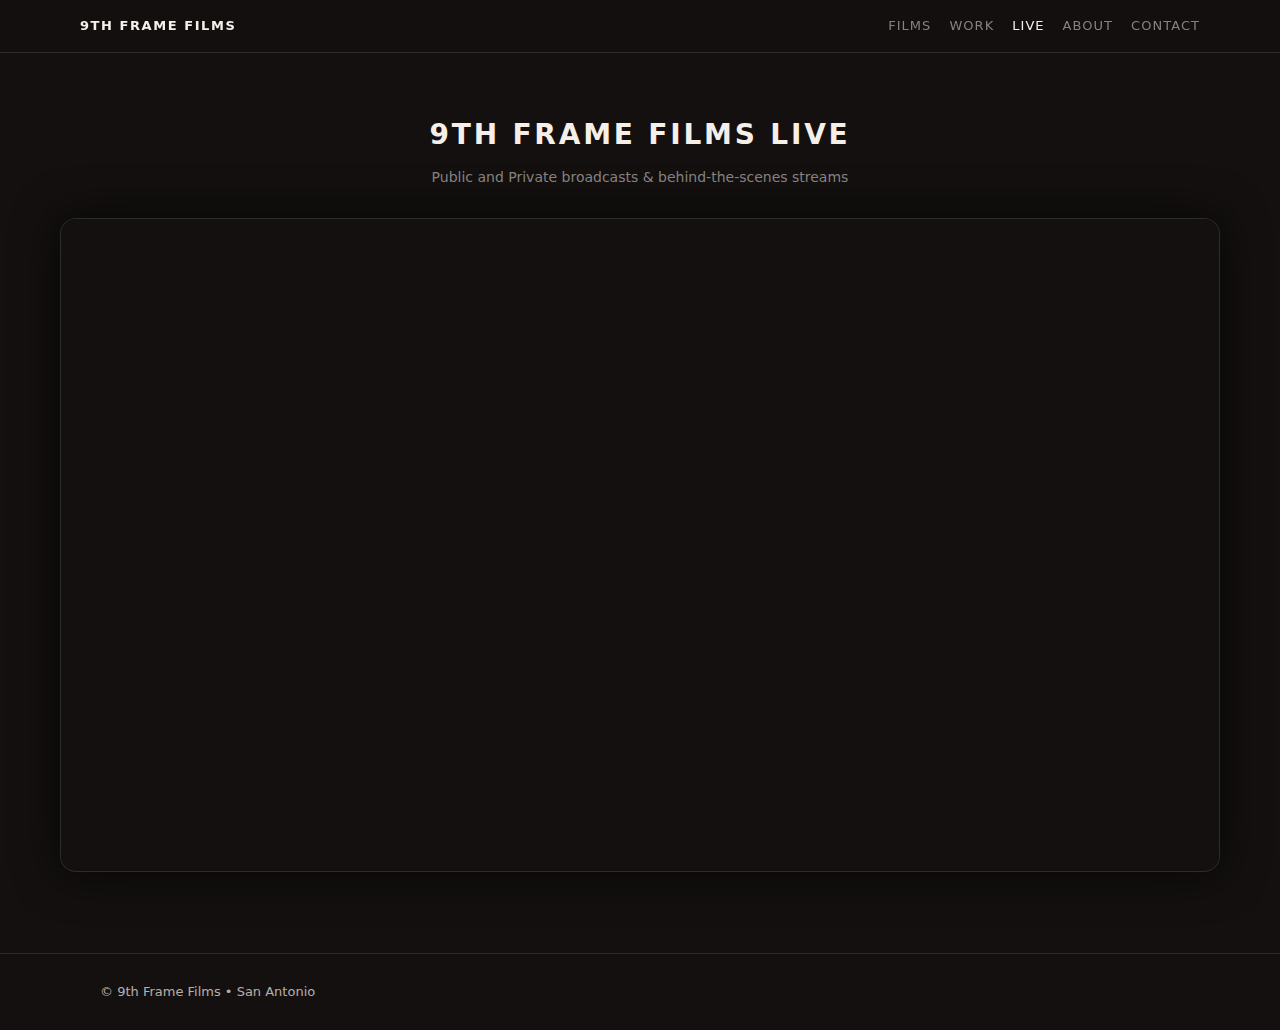
<file: live.html>
<!doctype html>
<html lang="en">
<head>
  <meta charset="utf-8" />
  <meta name="viewport" content="width=device-width, initial-scale=1" />
  <title>Live • 9th Frame Films</title>
  <link rel="stylesheet" href="assets/css/style.css" />
  <link rel="icon" href="/favicon.ico" sizes="any">
<link rel="icon" type="image/png" sizes="32x32" href="/favicon-32x32.png">
<link rel="icon" type="image/png" sizes="16x16" href="/favicon-16x16.png">
<link rel="apple-touch-icon" href="/apple-touch-icon.png">
<link rel="manifest" href="/site.webmanifest">
<meta name="theme-color" content="#000000">
</head>

<body>

<header class="site-header">
  <div class="container header-inner">

    <a class="wordmark" href="index.html">9th Frame Films</a>

    <nav class="nav navlinks">
      <a href="work.html">Films</a>
      <a href="services.html">Work</a>
      <a class="active" href="live.html">Live</a>
      <a href="about.html">About</a>
      <a href="contact.html">Contact</a>
    </nav>

  </div>
</header>



<!-- ===== LIVE SECTION ===== -->
<main class="live-section">

  <div class="live-wrapper">

    <div class="live-title">
      <h1>9th Frame Films Live</h1>
      <p>Public and Private broadcasts &amp; behind-the-scenes streams</p>
    </div>

    <div class="live-player">
      <iframe
        src="https://live.9thframefilms.com"
        allow="autoplay; fullscreen; picture-in-picture"
        allowfullscreen>
      </iframe>
    </div>

  </div>

</main>
	
<footer class="site-footer">
  <div class="container footer-inner">
    <p class="muted">
      © <span id="year"></span> 9th Frame Films • San Antonio
    </p>
  </div>
</footer>

</body>
</html>
</file>
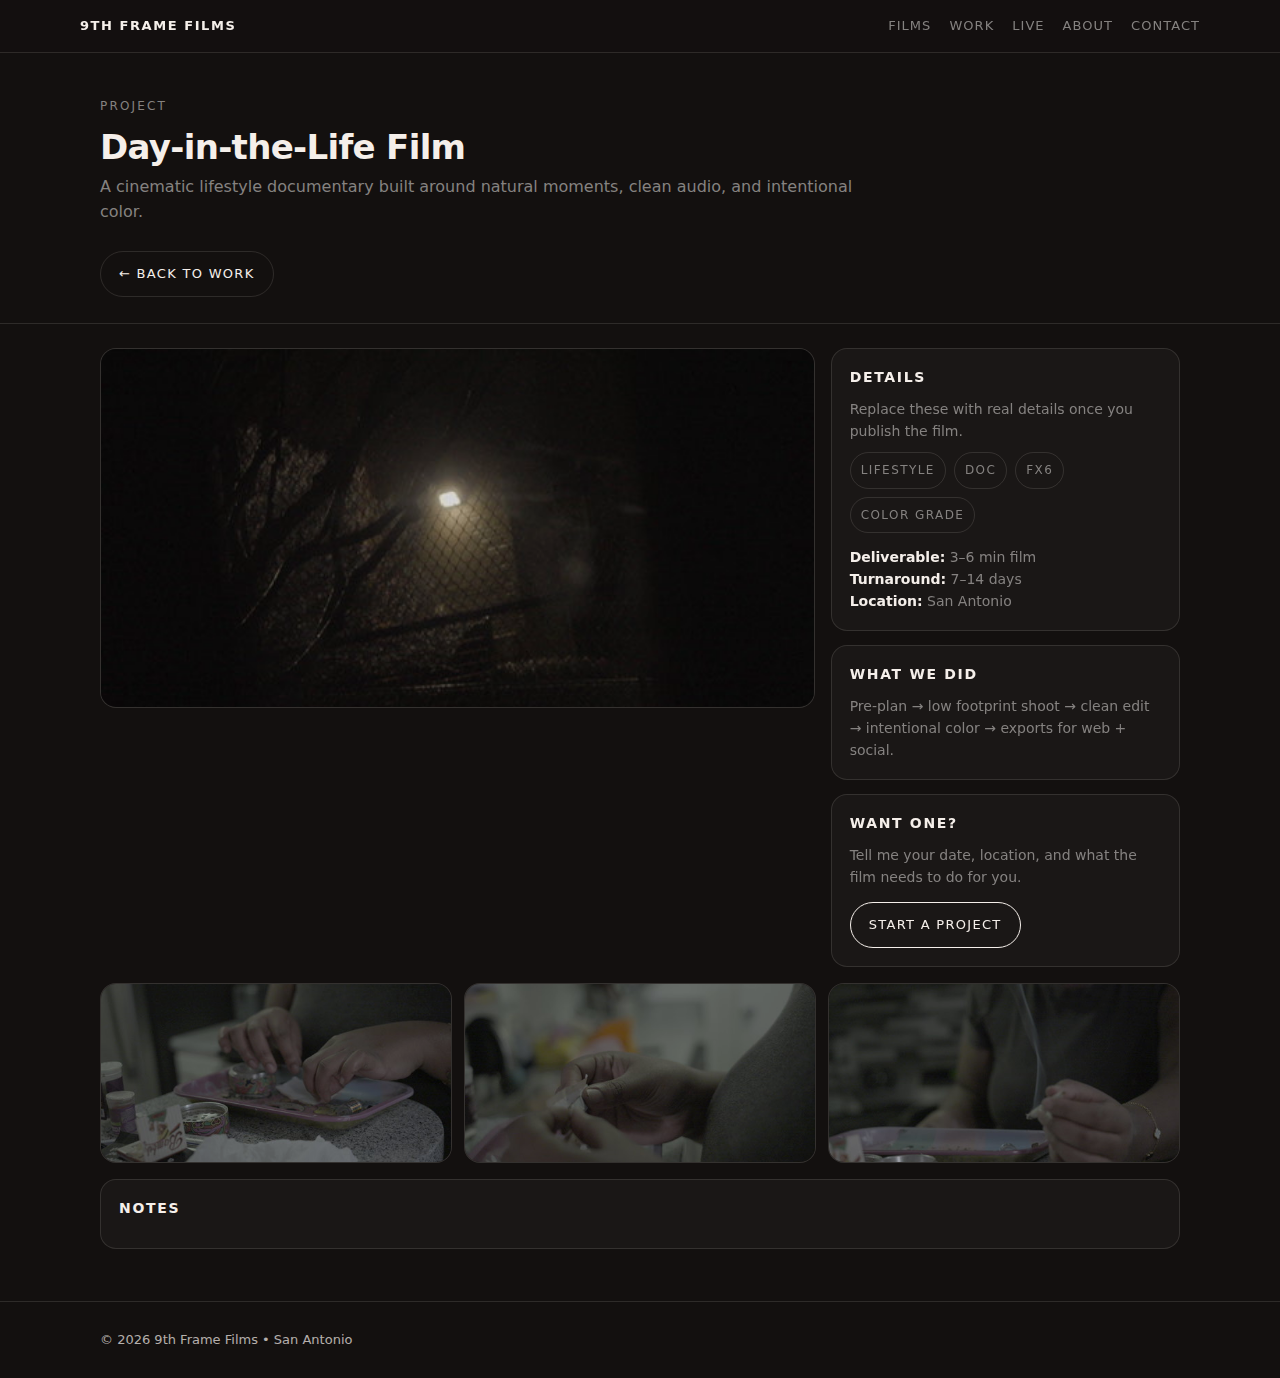
<file: project-day-in-the-life.html>
<!doctype html>
<html lang="en">
<head>
  <meta charset="utf-8" />
  <meta name="viewport" content="width=device-width, initial-scale=1" />
  <title>Day-in-the-Life Film • 9th Frame Films</title>
  <link rel="stylesheet" href="assets/css/style.css" />
  <link rel="icon" href="/favicon.ico" sizes="any">
<link rel="icon" type="image/png" sizes="32x32" href="/favicon-32x32.png">
<link rel="icon" type="image/png" sizes="16x16" href="/favicon-16x16.png">
<link rel="apple-touch-icon" href="/apple-touch-icon.png">
<link rel="manifest" href="/site.webmanifest">
<meta name="theme-color" content="#000000">
</head>
<body>

<header class="site-header">
  <div class="container header-inner">

    <a class="wordmark" href="index.html">9th Frame Films</a>

    <nav class="nav navlinks">
      <a href="work.html">Films</a>
      <a href="services.html">Work</a>
      <a href="live.html">Live</a>
      <a href="about.html">About</a>
      <a href="contact.html">Contact</a>
    </nav>

  </div>
</header>


<main>
  <section class="project-hero">
    <div class="container">
      <div class="kicker">Project</div>
      <h1 class="h1" style="font-size:34px; margin-bottom:10px;">Day-in-the-Life Film</h1>
      <p class="sub" style="max-width:75ch;">
        A cinematic lifestyle documentary built around natural moments, clean audio, and intentional color.
      </p>
      <div style="margin-top:14px;">
        <a class="btn" href="work.html">← Back to work</a>
      </div>
    </div>
  </section>

  <section class="section" style="padding-top:24px;">
    <div class="container">

      <div class="project-wrap">

        <!-- Main still -->
        <div class="project-still">
          <div class="img" style="background-image:url('assets/img/stills/Day_In_The_Life.JPG');"></div>
        </div>

        <!-- Sticky side panel -->
        <aside class="project-side">
          <div class="card">
            <h3 style="margin:0 0 10px;">Details</h3>
            <p style="margin:0; color:var(--muted);">
              Replace these with real details once you publish the film.
            </p>

            <div class="badges">
              <span class="badge">Lifestyle</span>
              <span class="badge">Doc</span>
              <span class="badge">FX6</span>
              <span class="badge">Color grade</span>
            </div>

            <div style="margin-top:14px; color:var(--muted); font-size:14px;">
              <div><strong style="color:var(--text); font-weight:600;">Deliverable:</strong> 3–6 min film</div>
              <div><strong style="color:var(--text); font-weight:600;">Turnaround:</strong> 7–14 days</div>
              <div><strong style="color:var(--text); font-weight:600;">Location:</strong> San Antonio</div>
            </div>
          </div>

          <div class="card">
            <h3 style="margin:0 0 10px;">What we did</h3>
            <p style="margin:0; color:var(--muted);">
              Pre-plan → low footprint shoot → clean edit → intentional color → exports for web + social.
            </p>
          </div>

          <div class="card">
            <h3 style="margin:0 0 10px;">Want one?</h3>
            <p style="margin:0 0 14px; color:var(--muted);">
              Tell me your date, location, and what the film needs to do for you.
            </p>
            <a class="btn primary" href="contact.html">Start a project</a>
          </div>
        </aside>

      </div>

      <!-- Supporting stills -->
      <div class="stills">
        <div class="still">
          <div class="img" style="background-image:url('assets/img/stills/757_0045T01.JPG');"></div>
        </div>
        <div class="still">
          <div class="img" style="background-image:url('assets/img/stills/757_0050T01.JPG');"></div>
        </div>
        <div class="still">
          <div class="img" style="background-image:url('assets/img/stills/757_0055T01.JPG');"></div>
        </div>
      </div>

      <!-- Optional text block -->
      <div style="margin-top:16px;">
        <div class="card">
          <h3 style="margin:0 0 10px;">Notes</h3>
          <p style="margin:0; color:var(--muted);">
          </p>
        </div>
      </div>

    </div>
  </section>
</main>

<footer class="site-footer">
  <div class="container footer-inner">
    <p class="muted">
      © <span id="year"></span> 9th Frame Films • San Antonio
    </p>
  </div>
</footer>


<script>
  document.getElementById("year").textContent = new Date().getFullYear();
</script>
</body>
</html>
</file>
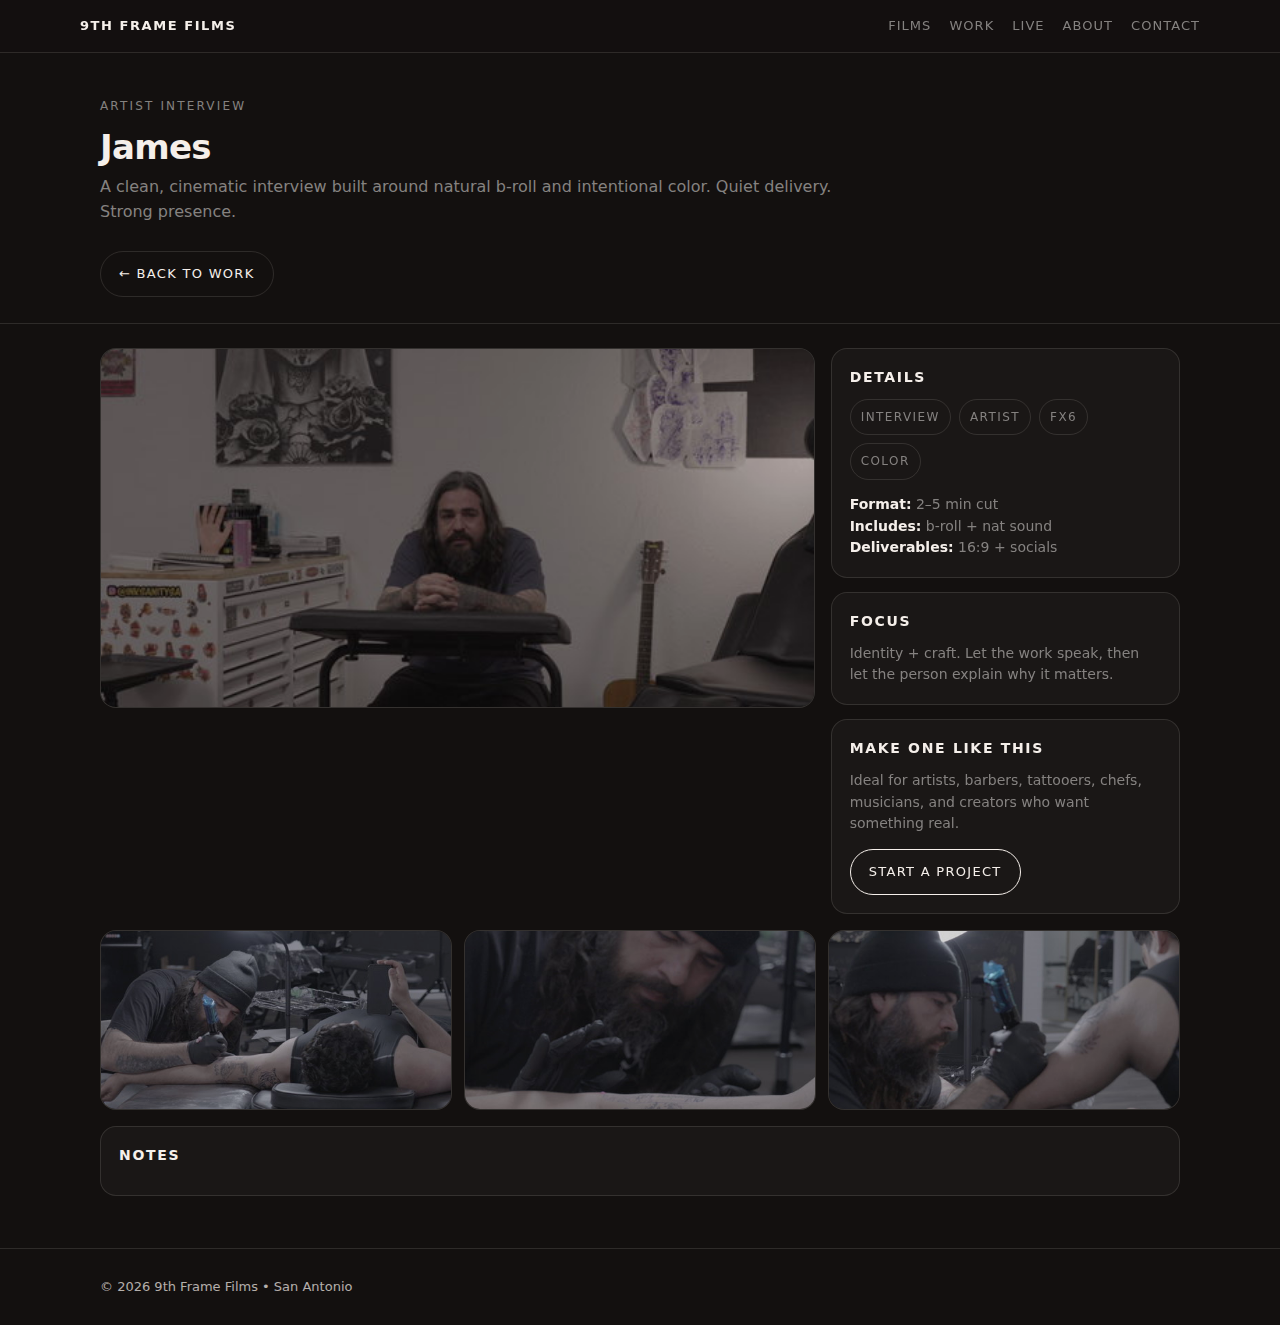
<file: project-interview-james.html>
<!doctype html>
<html lang="en">
<head>
  <meta charset="utf-8" />
  <meta name="viewport" content="width=device-width, initial-scale=1" />
  <title>Artist Interview: James • 9th Frame Films</title>
  <link rel="stylesheet" href="assets/css/style.css" />
  <link rel="icon" href="/favicon.ico" sizes="any">
<link rel="icon" type="image/png" sizes="32x32" href="/favicon-32x32.png">
<link rel="icon" type="image/png" sizes="16x16" href="/favicon-16x16.png">
<link rel="apple-touch-icon" href="/apple-touch-icon.png">
<link rel="manifest" href="/site.webmanifest">
<meta name="theme-color" content="#000000">
</head>
<body>

<header class="site-header">
  <div class="container header-inner">

    <a class="wordmark" href="index.html">9th Frame Films</a>

    <nav class="nav navlinks">
      <a href="work.html">Films</a>
      <a href="services.html">Work</a>
      <a href="live.html">Live</a>
      <a href="about.html">About</a>
      <a href="contact.html">Contact</a>
    </nav>

  </div>
</header>


<main>
  <section class="project-hero">
    <div class="container">
      <div class="kicker">Artist interview</div>
      <h1 class="h1" style="font-size:34px; margin-bottom:10px;">James</h1>
      <p class="sub" style="max-width:75ch;">
        A clean, cinematic interview built around natural b-roll and intentional color. Quiet delivery. Strong presence.
      </p>
      <div style="margin-top:14px;">
        <a class="btn" href="work.html">← Back to work</a>
      </div>
    </div>
  </section>

  <section class="section" style="padding-top:24px;">
    <div class="container">

      <div class="project-wrap">

        <!-- Main still -->
        <div class="project-still">
          <div class="img" style="background-image:url('assets/img/stills/James_INT_STILL.JPG');"></div>
        </div>

        <!-- Sticky side panel -->
        <aside class="project-side">
          <div class="card">
            <h3 style="margin:0 0 10px;">Details</h3>
            <div class="badges">
              <span class="badge">Interview</span>
              <span class="badge">Artist</span>
              <span class="badge">FX6</span>
              <span class="badge">Color</span>
            </div>

            <div style="margin-top:14px; color:var(--muted); font-size:14px;">
              <div><strong style="color:var(--text); font-weight:600;">Format:</strong> 2–5 min cut</div>
              <div><strong style="color:var(--text); font-weight:600;">Includes:</strong> b-roll + nat sound</div>
              <div><strong style="color:var(--text); font-weight:600;">Deliverables:</strong> 16:9 + socials</div>
            </div>
          </div>

          <div class="card">
            <h3 style="margin:0 0 10px;">Focus</h3>
            <p style="margin:0; color:var(--muted);">
              Identity + craft. Let the work speak, then let the person explain why it matters.
            </p>
          </div>

          <div class="card">
            <h3 style="margin:0 0 10px;">Make one like this</h3>
            <p style="margin:0 0 14px; color:var(--muted);">
              Ideal for artists, barbers, tattooers, chefs, musicians, and creators who want something real.
            </p>
            <a class="btn primary" href="contact.html">Start a project</a>
          </div>
        </aside>

      </div>

      <!-- Supporting stills -->
      <div class="stills">
        <div class="still">
          <div class="img" style="background-image:url('assets/img/stills/757_0096T01.JPG');"></div>
        </div>
        <div class="still">
          <div class="img" style="background-image:url('assets/img/stills/757_0091T01.JPG');"></div>
        </div>
        <div class="still">
          <div class="img" style="background-image:url('assets/img/stills/757_0080T01.JPG');"></div>
        </div>
      </div>

      <div style="margin-top:16px;">
        <div class="card">
          <h3 style="margin:0 0 10px;">Notes</h3>
          <p style="margin:0; color:var(--muted);">
          </p>
        </div>
      </div>

    </div>
  </section>
</main>

<footer class="site-footer">
  <div class="container footer-inner">
    <p class="muted">
      © <span id="year"></span> 9th Frame Films • San Antonio
    </p>
  </div>
</footer>


<script>
  document.getElementById("year").textContent = new Date().getFullYear();
</script>
</body>
</html>
</file>
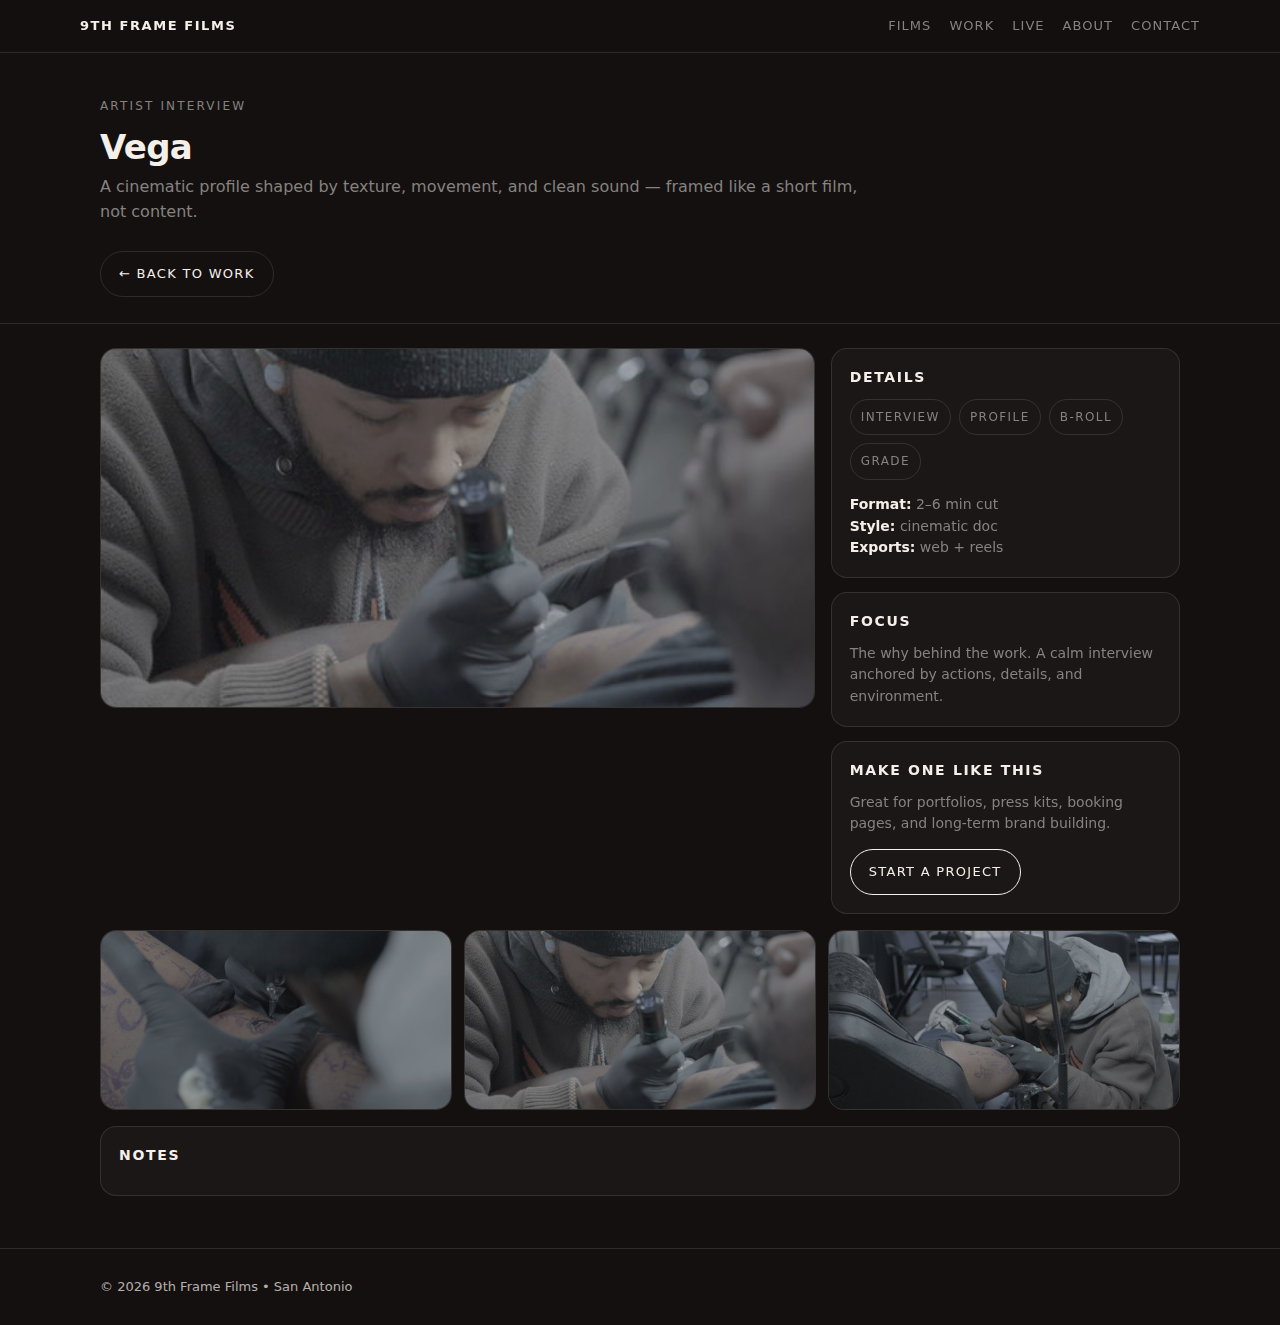
<file: project-interview-vega.html>
<!doctype html>
<html lang="en">
<head>
  <meta charset="utf-8" />
  <meta name="viewport" content="width=device-width, initial-scale=1" />
  <title>Artist Interview: Vega • 9th Frame Films</title>
  <link rel="stylesheet" href="assets/css/style.css" />
  <link rel="icon" href="/favicon.ico" sizes="any">
<link rel="icon" type="image/png" sizes="32x32" href="/favicon-32x32.png">
<link rel="icon" type="image/png" sizes="16x16" href="/favicon-16x16.png">
<link rel="apple-touch-icon" href="/apple-touch-icon.png">
<link rel="manifest" href="/site.webmanifest">
<meta name="theme-color" content="#000000">
</head>
<body>

<header class="site-header">
  <div class="container header-inner">

    <a class="wordmark" href="index.html">9th Frame Films</a>

    <nav class="nav navlinks">
      <a href="work.html">Films</a>
      <a href="services.html">Work</a>
      <a href="live.html">Live</a>
      <a href="about.html">About</a>
      <a href="contact.html">Contact</a>
    </nav>

  </div>
</header>


<main>
  <section class="project-hero">
    <div class="container">
      <div class="kicker">Artist interview</div>
      <h1 class="h1" style="font-size:34px; margin-bottom:10px;">Vega</h1>
      <p class="sub" style="max-width:75ch;">
        A cinematic profile shaped by texture, movement, and clean sound — framed like a short film, not content.
      </p>
      <div style="margin-top:14px;">
        <a class="btn" href="work.html">← Back to work</a>
      </div>
    </div>
  </section>

  <section class="section" style="padding-top:24px;">
    <div class="container">

      <div class="project-wrap">

        <!-- Main still -->
        <div class="project-still">
          <div class="img" style="background-image:url('assets/img/stills/VEGA_INT_STILL.JPG');"></div>
        </div>

        <!-- Sticky side panel -->
        <aside class="project-side">
          <div class="card">
            <h3 style="margin:0 0 10px;">Details</h3>
            <div class="badges">
              <span class="badge">Interview</span>
              <span class="badge">Profile</span>
              <span class="badge">B-roll</span>
              <span class="badge">Grade</span>
            </div>

            <div style="margin-top:14px; color:var(--muted); font-size:14px;">
              <div><strong style="color:var(--text); font-weight:600;">Format:</strong> 2–6 min cut</div>
              <div><strong style="color:var(--text); font-weight:600;">Style:</strong> cinematic doc</div>
              <div><strong style="color:var(--text); font-weight:600;">Exports:</strong> web + reels</div>
            </div>
          </div>

          <div class="card">
            <h3 style="margin:0 0 10px;">Focus</h3>
            <p style="margin:0; color:var(--muted);">
              The why behind the work. A calm interview anchored by actions, details, and environment.
            </p>
          </div>

          <div class="card">
            <h3 style="margin:0 0 10px;">Make one like this</h3>
            <p style="margin:0 0 14px; color:var(--muted);">
              Great for portfolios, press kits, booking pages, and long-term brand building.
            </p>
            <a class="btn primary" href="contact.html">Start a project</a>
          </div>
        </aside>

      </div>

      <!-- Supporting stills -->
      <div class="stills">
        <div class="still">
          <div class="img" style="background-image:url('assets/img/stills/757_0140T01.JPG');"></div>
        </div>
        <div class="still">
          <div class="img" style="background-image:url('assets/img/stills/VEGA_INT_STILL.JPG');"></div>
        </div>
        <div class="still">
          <div class="img" style="background-image:url('assets/img/stills/757_0137T01.JPG');"></div>
        </div>
      </div>

      <div style="margin-top:16px;">
        <div class="card">
          <h3 style="margin:0 0 10px;">Notes</h3>
          <p style="margin:0; color:var(--muted);">
          </p>
        </div>
      </div>

    </div>
  </section>
</main>

<footer class="site-footer">
  <div class="container footer-inner">
    <p class="muted">
      © <span id="year"></span> 9th Frame Films • San Antonio
    </p>
  </div>
</footer>


<script>
  document.getElementById("year").textContent = new Date().getFullYear();
</script>
</body>
</html>
</file>
<file: assets/css/style.css>
:root{
  --ink:#13100F;
  --bone:#F5EFEA;
  --muted:#858280;

  --bg:var(--ink);
  --text:var(--bone);

  --panel:#1A1716;
  --line:rgba(245,239,234,0.12);

  --record-red:#E73131;
  --teal:#2FAFA3;

  --max:1120px;
}

*{box-sizing:border-box}
html,body{margin:0;padding:0}

body{
  background:var(--bg);
  color:var(--text);
  font-family:system-ui,-apple-system,Segoe UI,Roboto,Helvetica,Arial,sans-serif;
  line-height:1.55;
}

a{color:inherit;text-decoration:none}
a:hover{opacity:.92}

/* Layout */
.container{
  width:100%;
  max-width:var(--max);
  margin:0 auto;
  padding:0 20px;
}

/* =========================
   Header / Nav
========================= */

.site-header{
  position:sticky;
  top:0;
  z-index:50;
  background:rgba(19,16,15,.78);
  backdrop-filter:blur(10px);
  border-bottom:1px solid var(--line);
}

.header-inner{
  display:flex;
  align-items:center;
  justify-content:space-between;
  padding:16px 0;
  gap:18px;
}

.wordmark{
  font-weight:700;
  letter-spacing:.12em;
  text-transform:uppercase;
  font-size:13px;
}

.site-header .nav{
  display:flex;
  gap:18px;
  align-items:center;
  font-size:13px;
  letter-spacing:.08em;
  text-transform:uppercase;
  color:var(--muted);
}
.site-header .nav a.active{color:var(--text)}
.site-header .nav a:hover{color:var(--text)}

@media (max-width:900px){
  .site-header .nav{display:none}
}

/* =========================
   Buttons (GLOBAL)
   - Outline cinema button used site-wide
   - Contact form has its own button styling below
========================= */

.btn{
  display:inline-flex;
  align-items:center;
  justify-content:center;
  gap:10px;
  padding:12px 18px;

  border-radius:999px;
  border:1px solid var(--line);

  background:transparent;
  color:var(--bone);

  font-size:13px;
  letter-spacing:.10em;
  text-transform:uppercase;

  cursor:pointer;
  transition:background .2s ease, border-color .2s ease, transform .15s ease, opacity .2s ease;
}

.btn.primary{
  background:transparent;
  border:1px solid var(--bone);
  color:var(--bone);
}

.btn:hover{
  background:rgba(245,239,234,0.08);
  color:var(--bone);
}

.btn:active{ transform:translateY(1px); }
.btn:disabled{ opacity:.55; cursor:not-allowed; }

/* =========================
   Hero (generic)
========================= */

.hero{
  padding:84px 0 40px;
  border-bottom:1px solid var(--line);
}

.kicker{
  color:var(--muted);
  text-transform:uppercase;
  letter-spacing:.18em;
  font-size:12px;
  margin-bottom:14px;
}

.h1{
  font-size:44px;
  line-height:1.05;
  margin:0 0 18px;
  letter-spacing:-.02em;
}

.sub{
  color:var(--muted);
  max-width:60ch;
  margin:0 0 26px;
  font-size:16px;
}

.cta{display:flex; gap:12px; flex-wrap:wrap}

/* Sections */
.section{padding:52px 0}

.section-title{
  display:flex;
  align-items:baseline;
  justify-content:space-between;
  gap:18px;
  margin-bottom:18px;
}

.section-title h2{
  margin:0;
  font-size:18px;
  letter-spacing:.12em;
  text-transform:uppercase;
}

.section-title p{
  margin:0;
  color:var(--muted);
  font-size:13px;
}

/* Grid / Cards (generic utility) */
.grid{
  display:grid;
  grid-template-columns:repeat(12,1fr);
  gap:16px;
}

.card{
  border:1px solid var(--line);
  background:var(--panel);
  border-radius:16px;
  padding:18px;
}

.card h3{
  margin:0 0 8px;
  font-size:14px;
  letter-spacing:.12em;
  text-transform:uppercase;
}

.card p{
  margin:0;
  color:var(--muted);
  font-size:14px;
}

.col-4{grid-column:span 4}
.col-6{grid-column:span 6}
.col-12{grid-column:span 12}

@media (max-width:900px){
  .h1{font-size:36px}
  .col-4{grid-column:span 12}
  .col-6{grid-column:span 12}
}

/* Footer */
.site-footer,
.footer{
  border-top:1px solid var(--line);
  padding:28px 0;
  color:var(--muted);
  font-size:13px;
}

/* =========================
   Work / Gallery
========================= */

.gallery-head{padding:44px 0 18px}

.gallery-grid{
  display:grid;
  grid-template-columns:repeat(12, 1fr);
  gap:14px;
}

.thumb{
  grid-column:span 4;
  border:1px solid var(--line);
  background:var(--panel);
  border-radius:16px;
  overflow:hidden;
  position:relative;
  min-height:220px;
}

.thumb .img{
  width:100%;
  height:100%;
  display:block;
  background:#111;
  position:absolute;
  inset:0;
  background-size:cover;
  background-position:center;
  filter:saturate(0.95) contrast(1.05);
  transform:scale(1.02);
  transition:transform .35s ease, opacity .35s ease;
  opacity:.92;
}

.thumb::after{
  content:"";
  position:absolute;
  inset:0;
  background:linear-gradient(to top, rgba(0,0,0,.78), rgba(0,0,0,0) 56%);
  opacity:0;
  transition:opacity .25s ease;
}

.thumb .meta{
  position:absolute;
  left:14px;
  right:14px;
  bottom:12px;
  transform:translateY(8px);
  opacity:0;
  transition:opacity .25s ease, transform .25s ease;
}

.thumb .title{
  margin:0;
  font-size:13px;
  letter-spacing:.12em;
  text-transform:uppercase;
}

.thumb .tag{
  margin:6px 0 0;
  color:var(--muted);
  font-size:13px;
}

.thumb:hover .img{
  transform:scale(1.06);
  opacity:1;
}
.thumb:hover::after{opacity:1}
.thumb:hover .meta{
  opacity:1;
  transform:translateY(0);
}

.thumb.wide{grid-column:span 8; min-height:260px;}
.thumb.tall{grid-column:span 4; min-height:340px;}

@media (max-width:900px){
  .thumb{grid-column:span 12; min-height:240px;}
  .thumb.wide,.thumb.tall{grid-column:span 12; min-height:240px;}
}

/* =========================
   Project page (still page)
========================= */

.project-hero{
  padding:44px 0 26px;
  border-bottom:1px solid var(--line);
}

.project-wrap{
  display:grid;
  grid-template-columns:repeat(12, 1fr);
  gap:16px;
  align-items:start;
}

.project-still{
  grid-column:span 8;
  border:1px solid var(--line);
  background:var(--panel);
  border-radius:16px;
  overflow:hidden;
  position:relative;
  min-height:360px;
}

.project-still .img{
  position:absolute;
  inset:0;
  background-size:cover;
  background-position:center;
  opacity:.96;
}

.project-side{
  grid-column:span 4;
  position:sticky;
  top:92px;
}

.project-side .card + .card{margin-top:14px;}

.badges{
  display:flex;
  flex-wrap:wrap;
  gap:8px;
  margin-top:10px;
}

.badge{
  border:1px solid var(--line);
  border-radius:999px;
  padding:8px 10px;
  font-size:12px;
  letter-spacing:.12em;
  text-transform:uppercase;
  color:var(--muted);
}

.stills{
  margin-top:16px;
  display:grid;
  grid-template-columns:repeat(12,1fr);
  gap:12px;
}

.still{
  grid-column:span 4;
  border:1px solid var(--line);
  background:var(--panel);
  border-radius:16px;
  overflow:hidden;
  position:relative;
  min-height:180px;
}

.still .img{
  position:absolute;
  inset:0;
  background-size:cover;
  background-position:center;
  opacity:.95;
}

@media (max-width:900px){
  .project-still{grid-column:span 12; min-height:260px;}
  .project-side{grid-column:span 12; position:static;}
  .still{grid-column:span 12; min-height:220px;}
}

/* =========================
   LIVE PAGE
========================= */

.live-section{
  background:var(--ink);
  min-height:100vh;
  padding:60px 0 80px;
}

.live-wrapper{
  max-width:1200px;
  margin:0 auto;
  padding:0 20px;
}

.live-title{
  text-align:center;
  margin-bottom:30px;
}

.live-title h1{
  font-size:28px;
  color:var(--bone);
  letter-spacing:.10em;
  text-transform:uppercase;
  margin:0 0 10px;
}

.live-title p{
  color:var(--muted);
  font-size:14px;
  margin:0;
}

.live-player{
  background:var(--ink);
  border:1px solid var(--line);
  border-radius:16px;
  overflow:hidden;
  box-shadow:0 0 46px rgba(0,0,0,0.65);
}

.live-player iframe{
  width:100%;
  aspect-ratio:16/9;
  border:0;
  display:block;
  background:var(--ink);
}

/* =========================
   CONTACT — Single source of truth
========================= */

.contact-page{ padding:54px 0 72px; }

.eyebrow{
  font-size:12px;
  letter-spacing:.18em;
  text-transform:uppercase;
  opacity:.75;
  margin:0 0 10px;
}

.contact-hero h1{
  font-size:clamp(30px,4.2vw,44px);
  line-height:1.05;
  margin:0 0 10px;
  font-weight:650;
}

.lede{
  max-width:56ch;
  margin:0;
  color:rgba(245,239,234,0.82);
}

.contact-grid{
  display:grid;
  grid-template-columns:1fr 1.25fr;
  gap:18px;
  align-items:start;
  margin-top:22px;
}
@media (max-width:900px){ .contact-grid{ grid-template-columns:1fr; } }

.contact-panel,.form-panel{
  background:var(--panel);
  border:1px solid var(--line);
  border-radius:16px;
  padding:18px;
}

.contact-panel h2,.form-panel h2{
  margin:0 0 10px;
  font-size:18px;
  font-weight:650;
}

.contact-panel h3{
  margin:16px 0 8px;
  font-size:14px;
  letter-spacing:.06em;
  text-transform:uppercase;
  opacity:.85;
}

.muted{ color:rgba(245,239,234,0.72); margin:0; }

.divider{ height:1px; background:var(--line); margin:16px 0; }

.contact-list{
  list-style:none;
  padding:0;
  margin:0;
  display:grid;
  gap:10px;
}

.contact-list li{
  display:grid;
  grid-template-columns:110px 1fr;
  gap:12px;
  padding:10px 12px;
  border:1px solid rgba(245,239,234,0.08);
  border-radius:12px;
  background:rgba(0,0,0,0.12);
}

.contact-list .label{
  font-size:12px;
  letter-spacing:.12em;
  text-transform:uppercase;
  opacity:.75;
}

.contact-list .value{ color:rgba(245,239,234,0.88); }

/* Form layout */
.contact-form{ display:grid; gap:12px; }

.field label{ display:grid; gap:8px; }
.field span{
  font-size:12px;
  letter-spacing:.12em;
  text-transform:uppercase;
  opacity:.75;
}

.field.two{
  display:grid;
  grid-template-columns:1fr 1fr;
  gap:12px;
}
@media (max-width:560px){ .field.two{ grid-template-columns:1fr; } }

/* Inputs */
.contact-form input,
.contact-form textarea,
.contact-form select{
  width:100%;
  background:rgba(0,0,0,0.18);
  color:var(--text);
  border:1px solid rgba(245,239,234,0.12);
  border-radius:12px;
  padding:12px 12px;
  outline:none;
  font-size:15px;
  line-height:1.4;
}

.contact-form textarea{ resize:vertical; min-height:140px; }

.contact-form input:focus,
.contact-form textarea:focus,
.contact-form select:focus{
  border-color:rgba(245,239,234,0.26);
  box-shadow:0 0 0 3px rgba(245,239,234,0.06);
}

/* Honeypot hidden (your .hp class) */
.hp{
  position:absolute !important;
  left:-9999px !important;
  width:1px !important;
  height:1px !important;
  opacity:0 !important;
}

/* Actions row */
.actions{
  display:flex;
  align-items:center;
  gap:14px;
  margin-top:6px;
  flex-wrap:wrap;
}

/* ✅ Updated Contact Button
   Bone default, Recording Red hover
   Applies whether you use class="btn" or not */
.contact-form button[type="submit"],
.contact-form input[type="submit"]{
  display:inline-flex;
  align-items:center;
  justify-content:center;
  gap:10px;

  border-radius:12px;
  padding:12px 16px;

  background:var(--bone);
  color:var(--bg);

  border:1px solid rgba(245,239,234,0.12);

  font-weight:650;
  font-size:14px;
  letter-spacing:0;
  text-transform:none;

  cursor:pointer;
  transition:background .18s ease, color .18s ease, transform .06s ease, opacity .12s ease;
}

.contact-form button[type="submit"]:hover,
.contact-form input[type="submit"]:hover{
  background:var(--record-red);
  color:var(--bone);
}

.contact-form button[type="submit"]:active,
.contact-form input[type="submit"]:active{
  transform:translateY(1px);
}

.contact-form button[type="submit"]:focus-visible,
.contact-form input[type="submit"]:focus-visible{
  outline:2px solid var(--record-red);
  outline-offset:2px;
}

/* Disabled / loading */
.contact-form button[type="submit"][disabled],
.contact-form button[type="submit"].is-loading,
.contact-form input[type="submit"][disabled]{
  opacity:.55;
  cursor:not-allowed;
  transform:none;
}

/* Optional spinner support (works with upgraded JS) */
.contact-form .btn-spinner{
  display:none;
  width:14px;
  height:14px;
  border:2px solid currentColor;
  border-top-color:transparent;
  border-radius:50%;
  animation:spin .8s linear infinite;
}

.contact-form button.is-loading .btn-spinner{
  display:inline-block;
}

@keyframes spin{ to{ transform:rotate(360deg); } }

/* Status */
.status{
  margin:0;
  font-size:14px;
  color:rgba(245,239,234,0.78);
  opacity:1;
}
.status.success{ color:var(--teal); }
.status.error{ color:var(--record-red); }

.fineprint{
  margin:8px 0 0;
  font-size:13px;
  color:rgba(245,239,234,0.62);
}

/* Contact footer */
.contact-footer{ margin-top:18px; }

.footer-card{
  background:rgba(0,0,0,0.16);
  border:1px solid rgba(245,239,234,0.10);
  border-radius:16px;
  padding:18px;
}

.email-line{ margin:10px 0 0; }

.link{
  border-bottom:1px solid rgba(245,239,234,0.28);
}
.link:hover{ border-bottom-color:rgba(245,239,234,0.55); }

/* =========================
   SERVICES / WORK WITH ME
========================= */

.services-hero{
  padding:110px 0 60px;
  max-width:760px;
}

.services-page .section{
  padding:80px 0;
}

.services-split{
  display:grid;
  grid-template-columns:1fr 1fr;
  gap:22px;
  align-items:start;
}
@media (max-width:900px){
  .services-split{ grid-template-columns:1fr; }
}

.lane{
  background:rgba(255,255,255,0.02);
  border:1px solid rgba(245,239,234,0.08);
  border-radius:16px;
  padding:18px;
}

.lane-head{
  padding:10px 10px 16px;
  border-bottom:1px solid rgba(245,239,234,0.08);
  margin-bottom:18px;
}

.lane-head h2{
  margin:0 0 8px;
  font-size:14px;
  letter-spacing:.18em;
  text-transform:uppercase;
  color:rgba(245,239,234,0.90);
}

.lane-note{
  margin-top:18px;
  padding:12px 10px 4px;
  border-top:1px solid rgba(245,239,234,0.08);
}

.services-page .card{
  background:rgba(0,0,0,0.14);
  border:1px solid rgba(245,239,234,0.08);
}

.services-page .card:hover{
  background:rgba(255,255,255,0.03);
  border-color:rgba(245,239,234,0.16);
}

.services-cta .card{
  text-align:center;
  padding:38px;
}

@media (max-width:700px){
  .services-hero{ padding:80px 0 40px; }
  .services-page .section{ padding:56px 0; }
}

/* =========================
   ABOUT PAGE
========================= */

.about-page{ padding-bottom:100px; }

.about-hero{
  padding:110px 0 70px;
  max-width:720px;
}

.about-hero .h1{
  font-size:clamp(34px, 5vw, 48px);
  line-height:1.05;
  letter-spacing:-.02em;
  margin-bottom:22px;
}

.about-hero .sub{
  font-size:18px;
  line-height:1.65;
  color:rgba(245,239,234,.78);
}

.about-page .section{ padding:80px 0; }

.about-page .section-title{ margin-bottom:32px; }

.about-page .section-title h2{
  font-size:14px;
  letter-spacing:.18em;
  text-transform:uppercase;
  color:var(--muted);
}

.about-page .section-title p{
  font-size:13px;
  color:rgba(245,239,234,.55);
}

.about-page .card{
  background:rgba(255,255,255,0.02);
  border:1px solid rgba(245,239,234,0.08);
  padding:22px;
  border-radius:14px;
  transition:background .2s ease, border .2s ease;
}

.about-page .card:hover{
  background:rgba(255,255,255,0.04);
  border-color:rgba(245,239,234,0.18);
}

.about-page .card h3{
  font-size:13px;
  letter-spacing:.14em;
  text-transform:uppercase;
  margin-bottom:10px;
}

.about-page .card p{
  font-size:14px;
  line-height:1.6;
  color:rgba(245,239,234,.72);
}

.about-cta .card{
  text-align:center;
  padding:38px;
}

@media (min-width:1100px){
  .about-page .grid{ gap:20px; }
}

@media (max-width:700px){
  .about-hero{ padding:80px 0 40px; }
  .about-page .section{ padding:56px 0; }
}
</file>
